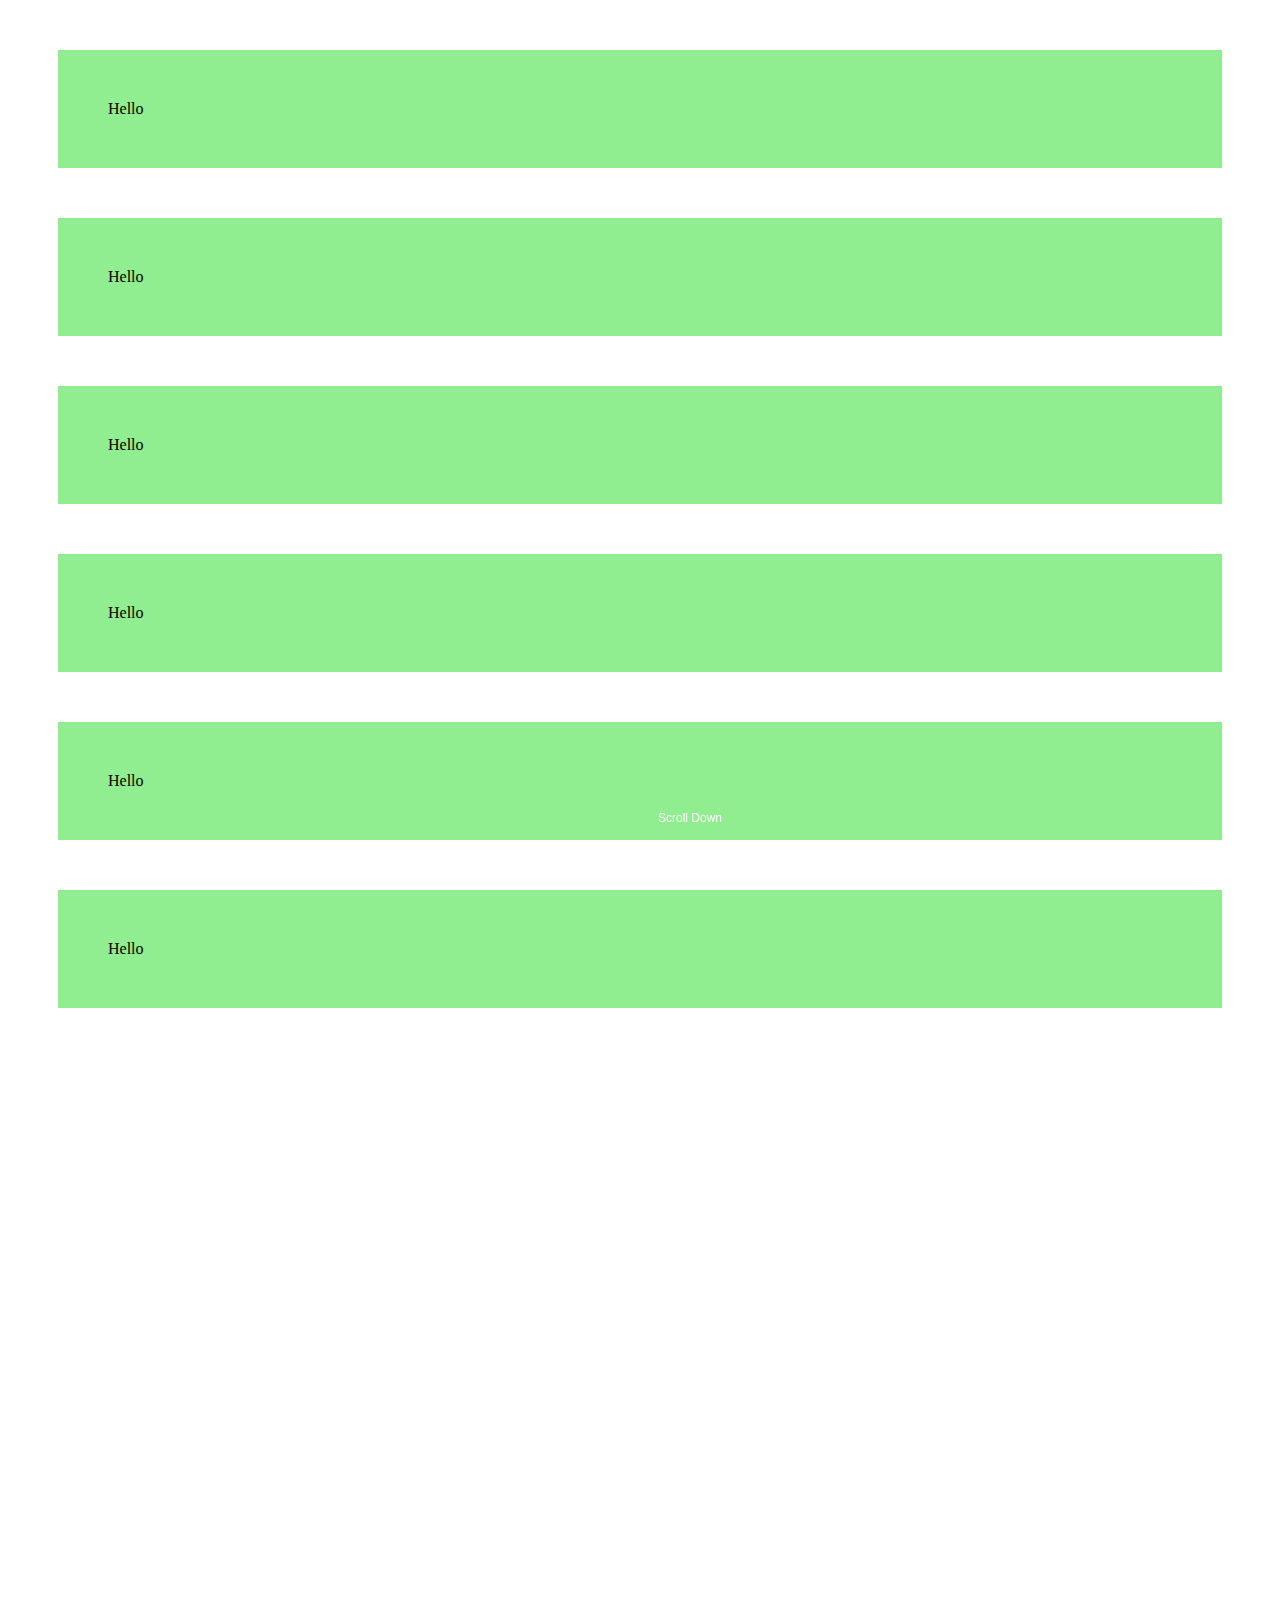
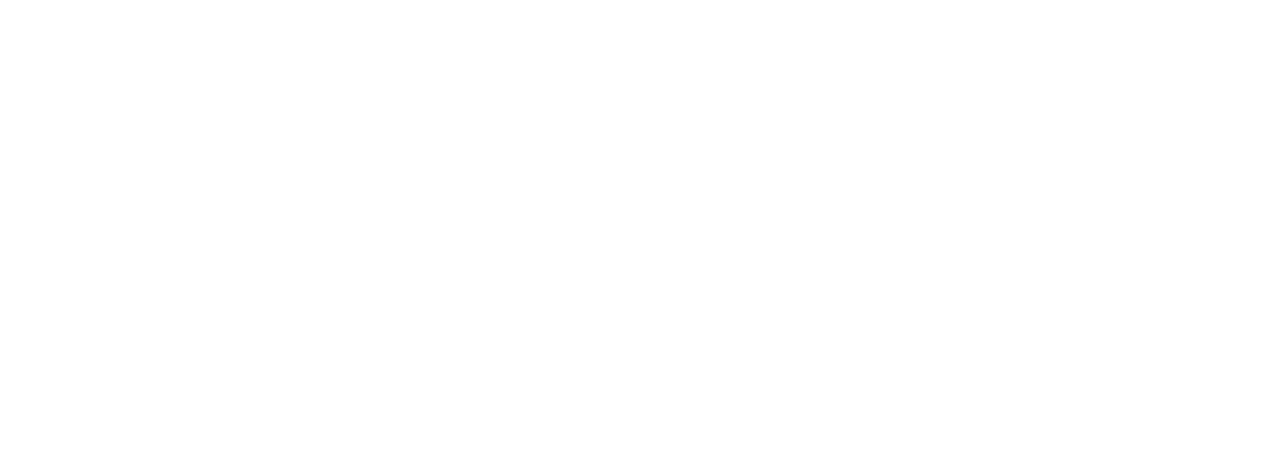
<file: Fade in jQuery/index.html>
<!DOCTYPE html>

<html>
<head>
	<meta charset="UTF-8">
    <script src="http://ajax.googleapis.com/ajax/libs/jquery/1.8.0/jquery.js"
    type="text/javascript"></script>
	<link rel="stylesheet" href="css/styles.css" type="text/css" media="all" />
	<script src="js/fading.js" type="text/javascript"></script>

    <title></title>
</head>

<body>
<div id="container">
    <div class="arrow"></div>
    <div>Hello</div>
    <div>Hello</div>
    <div>Hello</div>
    <div>Hello</div>
    <div>Hello</div>
    <div>Hello</div>
    <div class="hideme">Fade In</div>
    <div class="hideme">Fade In</div>
    <div class="hideme">Fade In</div>
    <div class="hideme">Fade In</div>
    <div class="hideme">Fade In</div>
    
</div>
</body>
</html>
</file>
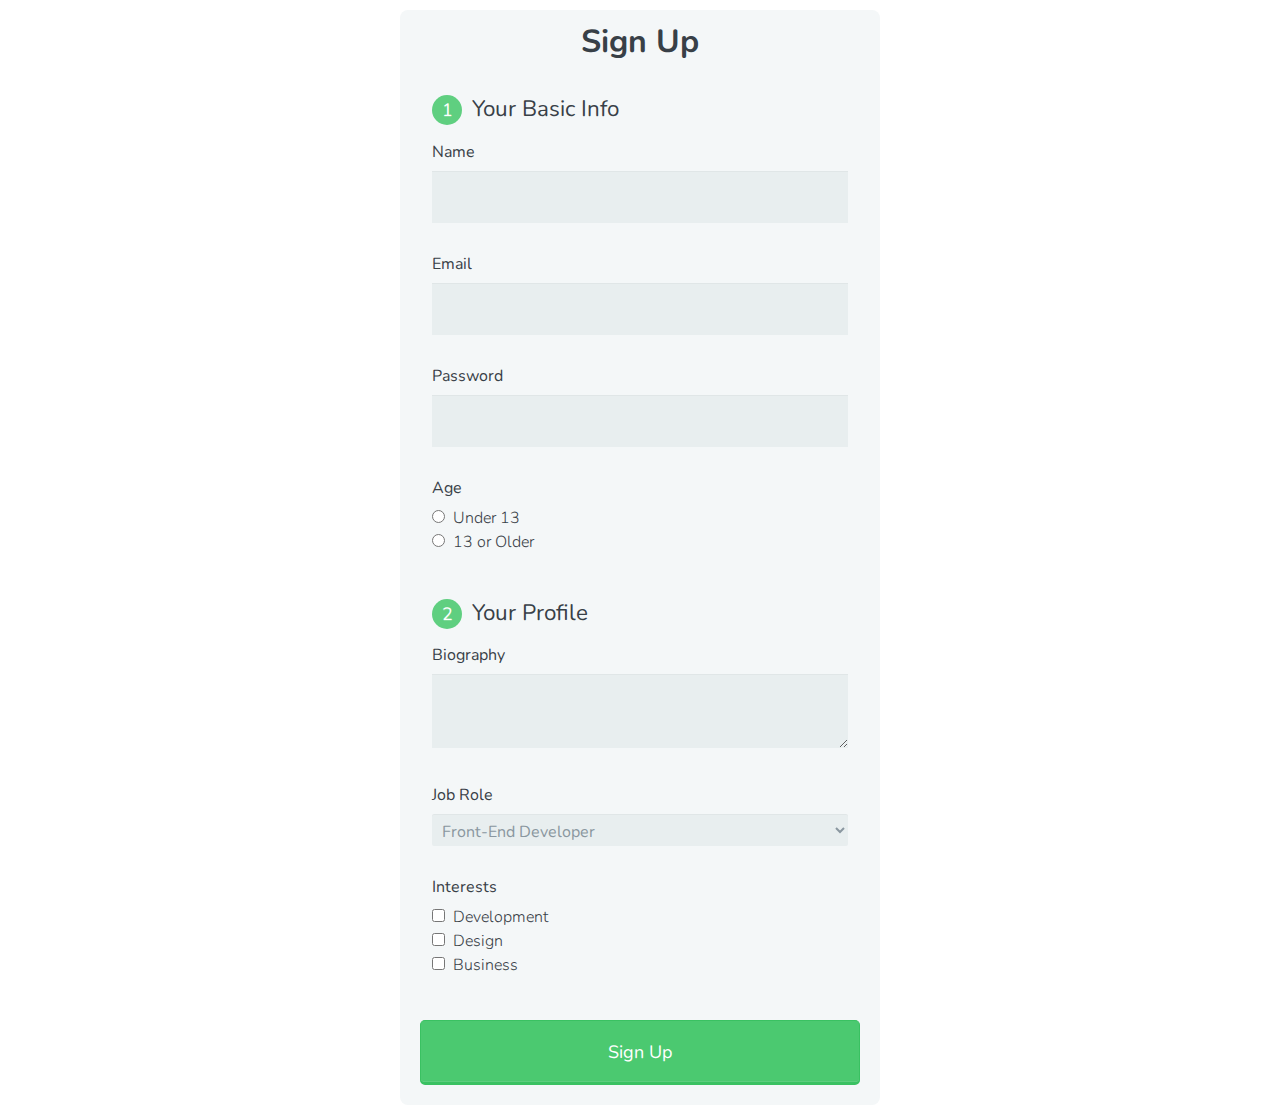
<file: HTML Forms/index.html>
<!DOCTYPE html>
<html>
    <head>
        <meta charset="utf-8">
        <meta name="viewport" content="width=device-width, initial-scale=1.0">
        <title>Sign Up Form</title>
        <link rel="stylesheet" href="css/normalize.css">
        <link href='http://fonts.googleapis.com/css?family=Nunito:400,300' rel='stylesheet' type='text/css'>
        <link rel="stylesheet" href="css/main.css">
    </head>
    <body>

      <form action="index.html" method="post">
        <h1>Sign Up</h1>
        
        <fieldset>
          <legend><span class="number">1</span> Your Basic Info</legend>
          <label for="name">Name</label>
          <input type="text" id="name" name="user_name">
          
          <label for="email">Email</label>
          <input type="email" id="email" name="user_email">
          
          <label for="password">Password</label>
          <input type="password" id="password" name="user_password">
        
          <label>Age</label>
          <input type="radio" id"under_13" value="under_13" name="user_age">
          <label for="under_13" class="light">Under 13</label>
          <br>
          <input type="radio" id"over_13" value="over_13" name="user_age">
          <label for="over_13" class="light">13 or Older</label>
        </fieldset>
        
        <fieldset>
          <legend><span class="number">2</span> Your Profile</legend>
          <label for="bio">Biography</label>
          <textarea id="bio" name="user_bio"></textarea>
          <label for="job">Job Role</label>
          <select id="job" name="user_job">
            
            <optgroup label="Web">
              <option value="frontend_developer">Front-End Developer</option>
              <option value="php_developer">PHP Developer</option>
              <option value="python_developer">Python Developer</option>
              <option value="rails_developer">Rails Developer</option>
              <option value="web_designer">Web Designer</option>
              <option value="wordpress_developer">WordPress Developer</option>
            </optgroup>
            <optgroup label="Mobile">
              <option value="android_developer">Android Developer</option>
              <option value="ios_developer">iOS Developer</option>
              <option value="mobile_designer">Mobile Designer</option>
            </optgroup>
              <optgroup label="Business">
              <option value="business_owner">Business Owner</option>
              <option value="freelancer">Freelancer</option>
            </optgroup>
          </select>
          <label>Interests</label>
          <input type="checkbox" id="development" value="interest_development" name="user_interest">
          <label class="light" for="development">Development</label><br>
          
          <input type="checkbox" id="design" value="interest_design" name="user_interest">
          <label class="light" for="design">Design</label><br>
          
          <input type="checkbox" id="business" value="interest_business" name="user_interest">
          <label class="light" for="business">Business</label>
        </fieldset>
      <button type="submit">Sign Up</button>
      </form>      
      
    </body>
</html>
</file>
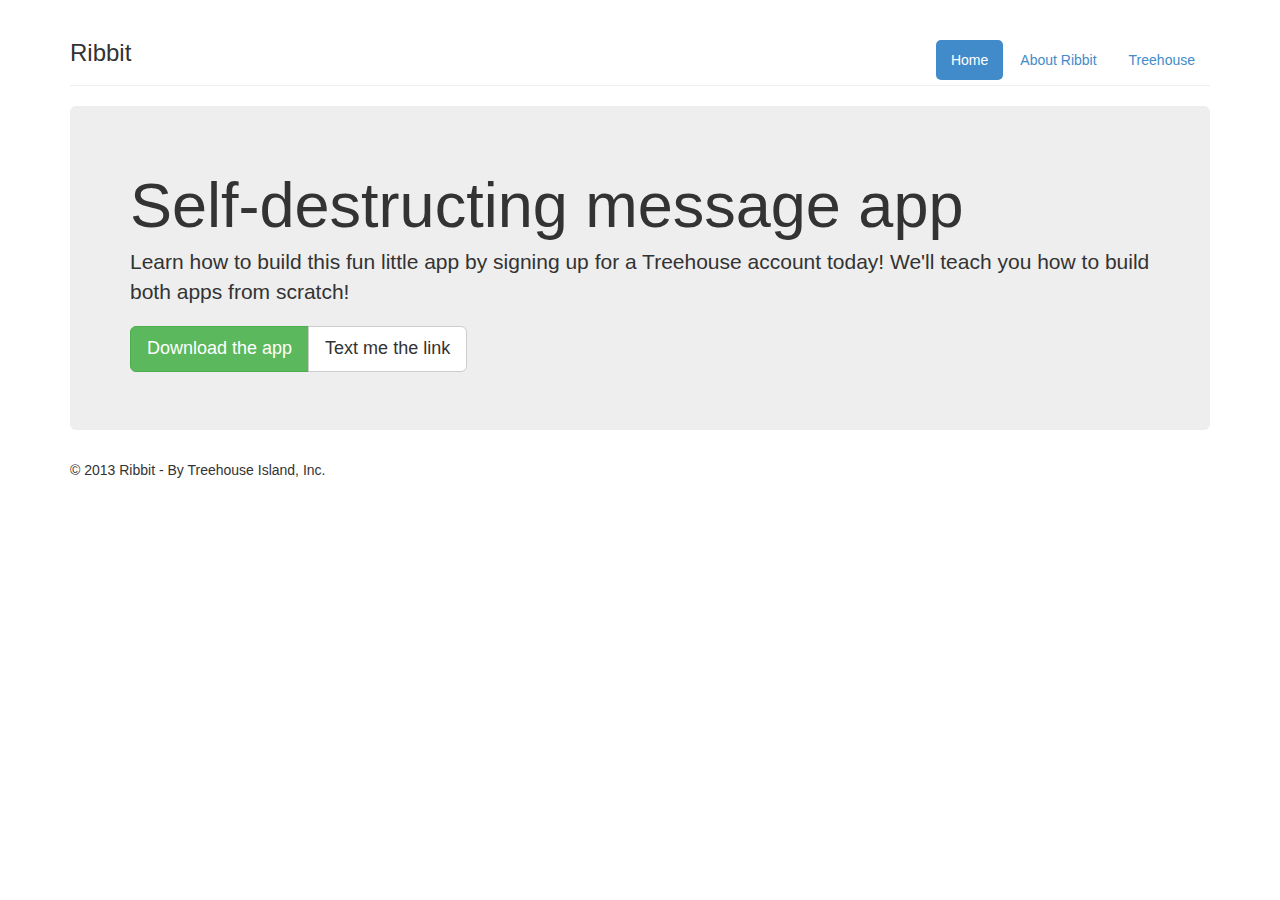
<file: Framework Basics/2-3/final/index.html>
<!DOCTYPE html>
<html>
  <head>
    <title>Ribbit - A Treehouse Project</title>
    <meta name="viewport" content="width=device-width, initial-scale=1.0">
    <link href="css/bootstrap.min.css" rel="stylesheet" media="screen">
    <!-- HTML5 shim and Respond.js IE8 support of HTML5 elements and media queries -->
    <!--[if lt IE 9]>
      <script src="../../assets/js/html5shiv.js"></script>
      <script src="../../assets/js/respond.min.js"></script>
    <![endif]-->
  </head>
  <body>
    <div class="container">
      <header class="page-header">
        <ul class="nav nav-pills pull-right">
          <li class="active"><a href="#">Home</a></li>
          <li><a href="#">About Ribbit</a></li>
          <li><a href="#">Treehouse</a></li>
        </ul>
        <h3>Ribbit</h3>
      </header>
      
      <div class="jumbotron">
        <h1>Self-destructing message app</h1>
        <p class="lead">Learn how to build this fun little app by signing up for a Treehouse account today! We'll teach you how to build both apps from scratch!</p>
        <p class="btn-group">
          <a class="btn btn-success btn-lg" href="#">Download the app</a>
          <a class="btn btn-default btn-lg" href="#" >Text me the link</a>
        </p> 
      </div>

      <div>
        <p>&copy; 2013 Ribbit - By Treehouse Island, Inc.</p>
      </div>
    </div>
  </body>
</html>
</file>
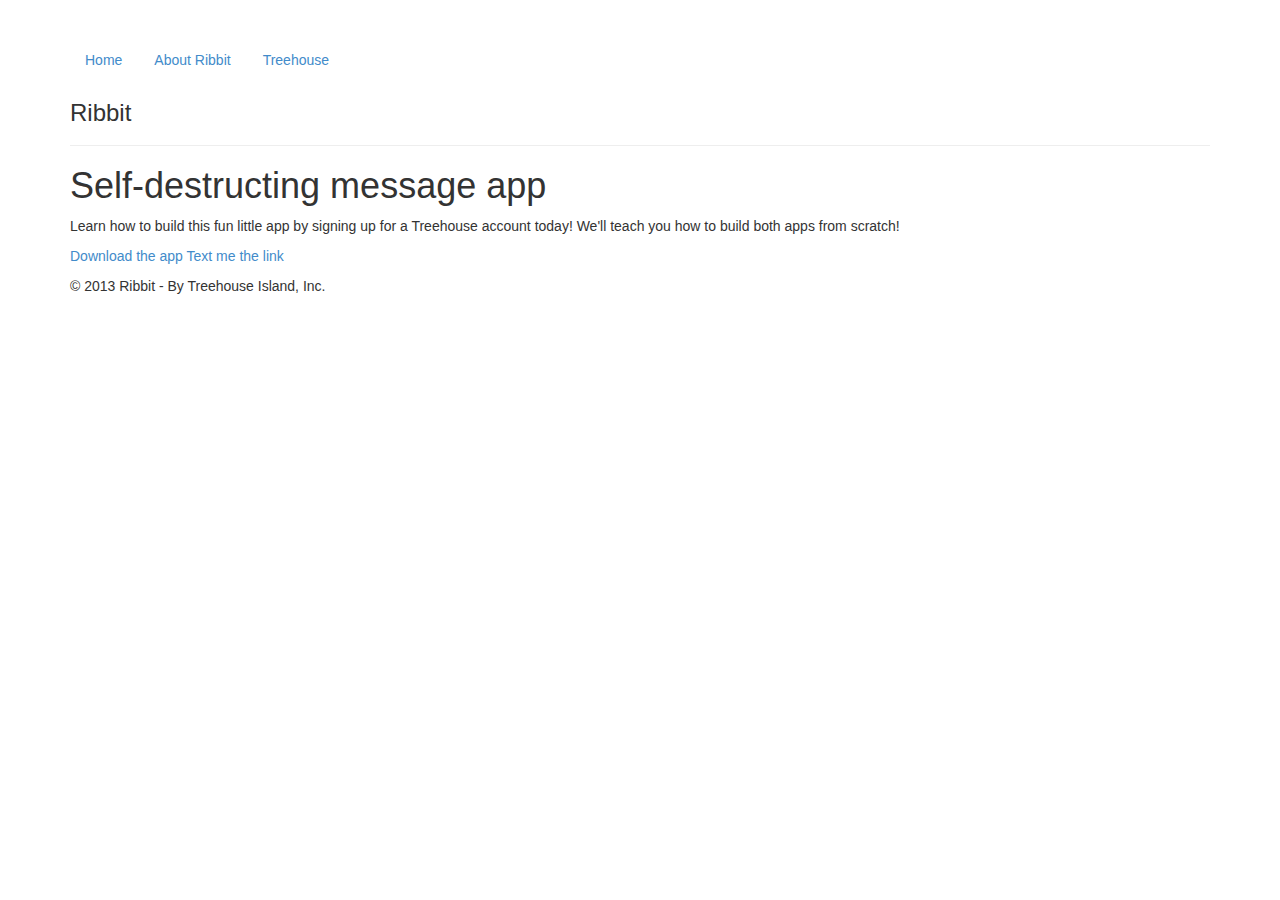
<file: Framework Basics/2-3/start/index.html>
<!DOCTYPE html>
<html>
  <head>
    <title>Ribbit - A Treehouse Project</title>
    <meta name="viewport" content="width=device-width, initial-scale=1.0">
    <link href="css/bootstrap.min.css" rel="stylesheet" media="screen">
    <!-- HTML5 shim and Respond.js IE8 support of HTML5 elements and media queries -->
    <!--[if lt IE 9]>
      <script src="../../assets/js/html5shiv.js"></script>
      <script src="../../assets/js/respond.min.js"></script>
    <![endif]-->
  </head>
  <body>
    <div class="container">
      <header class="page-header">
        <ul class="nav nav-pills">
          <li><a href="#">Home</a></li>
          <li><a href="#">About Ribbit</a></li>
          <li><a href="#">Treehouse</a></li>
        </ul>
        <h3>Ribbit</h3>
      </header>
      
      <div>
        <h1>Self-destructing message app</h1>
        <p>Learn how to build this fun little app by signing up for a Treehouse account today! We'll teach you how to build both apps from scratch!</p>
        <p>
          <a href="#">Download the app</a>
          <a href="#" >Text me the link</a>
        </p> 
      </div>

      <div>
        <p>&copy; 2013 Ribbit - By Treehouse Island, Inc.</p>
      </div>
    </div>
  </body>
</html>
</file>
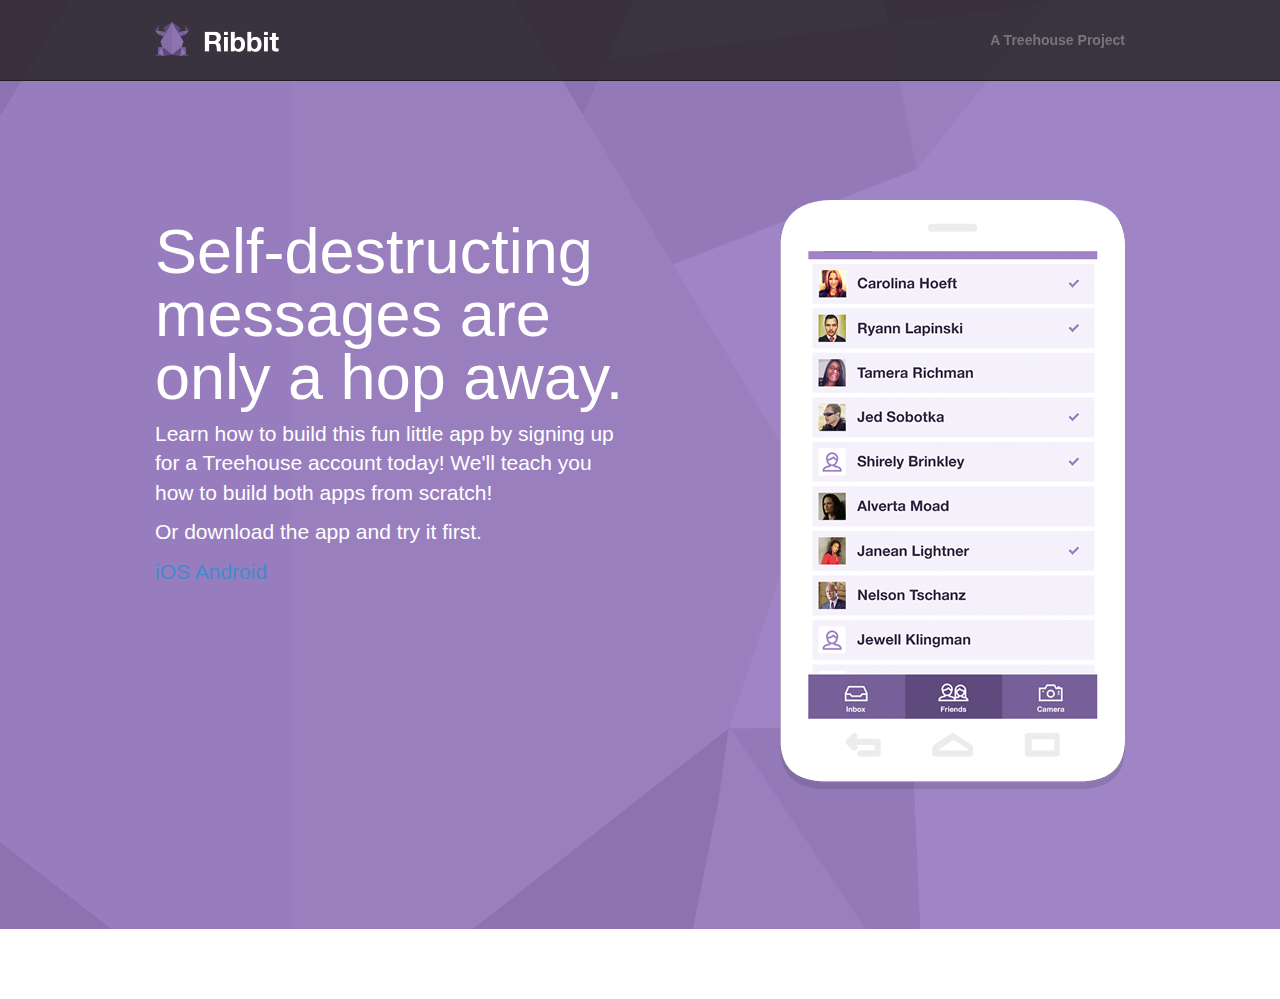
<file: Framework Basics/3-2/3-2/final/index.html>
<!DOCTYPE html>
<html>
  <head>
    <title>Ribbit - A Treehouse Project</title>
    <meta name="viewport" content="width=device-width, initial-scale=1.0">
    <link href="css/bootstrap.css" rel="stylesheet">
    <link href="css/my-styles.css" rel="stylesheet" media="screen">
    <!-- HTML5 shim and Respond.js IE8 support of HTML5 elements and media queries -->
    <!--[if lt IE 9]>
      <script src="../../assets/js/html5shiv.js"></script>
      <script src="../../assets/js/respond.min.js"></script>
    <![endif]-->
  </head>
  <body>

    <!--Navbar -->
    <div class="navbar navbar-default navbar-fixed-top">
      <div class="container">
        <a class="main-logo pull-left" href="#">Ribbit</a>
        <p class="navbar-text pull-right hidden-xs">A Treehouse Project</p>
      </div>
    </div><!-- End navbar -->

    <!-- Jumbotron -->
    <div class="jumbotron">
      <div class="container">
        <div class="row">
          <div class="col-sm-6">
            <h1>Self-destructing messages are only a hop away.</h1>
            <p>Learn how to build this fun little app by signing up for a Treehouse account today! We'll teach you how to build both apps from scratch!</p>
            <p>Or download the app and try it first.</p>
            <p>
              <a href="#">iOS</a>
              <a href="#">Android</a>
            </p>
          </div>
          <div class="col-sm-6 hidden-xs">
            <div class="device pull-right"></div>
          </div>
        </div>
      </div>
    </div><!-- End Jumbotron -->

  </body>
</html>
</file>
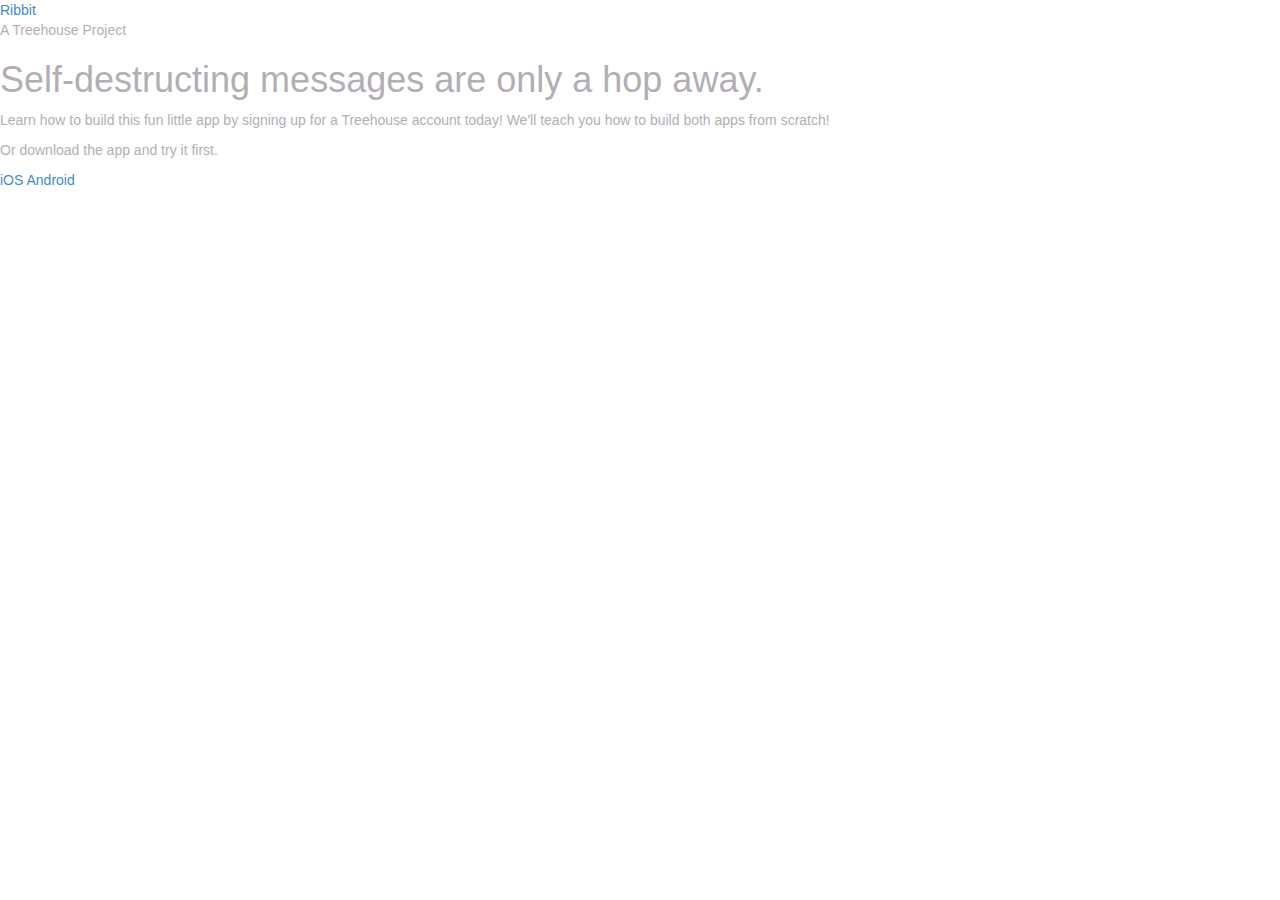
<file: Framework Basics/3-2/3-2/start/index.html>
<!DOCTYPE html>
<html>
  <head>
    <title>Ribbit - A Treehouse Project</title>
    <meta name="viewport" content="width=device-width, initial-scale=1.0">
    <link href="css/bootstrap.css" rel="stylesheet">
    <link href="css/my-styles.css" rel="stylesheet" media="screen">
    <!-- HTML5 shim and Respond.js IE8 support of HTML5 elements and media queries -->
    <!--[if lt IE 9]>
      <script src="../../assets/js/html5shiv.js"></script>
      <script src="../../assets/js/respond.min.js"></script>
    <![endif]-->
  </head>
  <body>

    <!--Navbar -->
    <div>
      <a href="#">Ribbit</a>
      <p>A Treehouse Project</p>
    </div><!-- End navbar -->

    <!-- Jumbotron -->
    <div>
      <h1>Self-destructing messages are only a hop away.</h1>
      <p>Learn how to build this fun little app by signing up for a Treehouse account today! We'll teach you how to build both apps from scratch!</p>
      <p>Or download the app and try it first.</p>
      <p>
        <a href="#">iOS</a>
        <a href="#">Android</a>
      </p>
    </div><!-- End Jumbotron -->

  </body>
</html>
</file>
<file: Fade in jQuery/css/styles.css>
.arrow {
    width: 0;
    left: 50%;
    bottom: 0;
    position: fixed;
    margin-left: 0px;
    animation: indicate 2s linear infinite;
	background-color: #000;
}

.arrow::before {
    width: 100px;
    position: absolute;
    text-align: center;
    font: .75em 'Arial';
	color: #fff;
    content: "Scroll Down";
    bottom: 25px; left: 0px;
}

@keyframes indicate {
      0% { bottom: 10% }
    100% { bottom: -10%; opacity: 0 }
}
#container
{
    height:2000px;    
}

#container div
{ 
    margin:50px; 
    padding:50px; 
    background-color:lightgreen; 
}

.hideme
{
    opacity:0;
}


#container .arrow {
    width: 0;
    left: 50%;
    bottom: 0;
    position: fixed;
    margin-left: 0px;
    animation: indicate 2s linear infinite;
	background-color: transparent;
}
</file>
<file: HTML Forms/css/main.css>
*, *:before, *:after {
  -moz-box-sizing: border-box;
  -webkit-box-sizing: border-box;
  box-sizing: border-box;
}

body {
  font-family: 'Nunito', sans-serif;
  color: #384047;
}

form {
  max-width: 300px;
  margin: 10px auto;
  padding: 10px 20px;
  background: #f4f7f8;
  border-radius: 8px;
}

h1 {
  margin: 0 0 30px 0;
  text-align: center;
}

input[type="text"],
input[type="password"],
input[type="date"],
input[type="datetime"],
input[type="email"],
input[type="number"],
input[type="search"],
input[type="tel"],
input[type="time"],
input[type="url"],
textarea,
select {
  background: rgba(255,255,255,0.1);
  border: none;
  font-size: 16px;
  height: auto;
  margin: 0;
  outline: 0;
  padding: 15px;
  width: 100%;
  background-color: #e8eeef;
  color: #8a97a0;
  box-shadow: 0 1px 0 rgba(0,0,0,0.03) inset;
  margin-bottom: 30px;
}

input[type="radio"],
input[type="checkbox"] {
  margin: 0 4px 8px 0;
}

select {
  padding: 6px;
  height: 32px;
  border-radius: 2px;
}

button {
  padding: 19px 39px 18px 39px;
  color: #FFF;
  background-color: #4bc970;
  font-size: 18px;
  text-align: center;
  font-style: normal;
  border-radius: 5px;
  width: 100%;
  border: 1px solid #3ac162;
  border-width: 1px 1px 3px;
  box-shadow: 0 -1px 0 rgba(255,255,255,0.1) inset;
  margin-bottom: 10px;
}

fieldset {
  margin-bottom: 30px;
  border: none;
}

legend {
  font-size: 1.4em;
  margin-bottom: 10px;
}

label {
  display: block;
  margin-bottom: 8px;
}

label.light {
  font-weight: 300;
  display: inline;
}

.number {
  background-color: #5fcf80;
  color: #fff;
  height: 30px;
  width: 30px;
  display: inline-block;
  font-size: 0.8em;
  margin-right: 4px;
  line-height: 30px;
  text-align: center;
  text-shadow: 0 1px 0 rgba(255,255,255,0.2);
  border-radius: 100%;
}

@media screen and (min-width: 480px) {

  form {
    max-width: 480px;
  }

}
</file>
<file: Framework Basics/3-2/3-2/final/css/my-styles.css>
/* Typography
================================= */

.navbar-text {
	font-weight: bold;
	margin-right: 0;
}

h1 {
	font-weight: 200
	margin-bottom 30px;
}

.lead {
	color: #d5c1f2;
	margin-bottom: 75px;

}

.lead:nth-of-type(2){
	font-size: initial;
	margin-bottom: 20px;
}

/* Jumbotron
================================= */
.jumbotron {
	background-image: url('../img/main-bg.png');
	background-repeat: no-repeat;
	background-position: 200% 100%;
	padding: 200px 0 140px 0;
	margin-bottom:70px;
}

.device {
	width: 345px;
	height: 589px;
	background: url('../img/device-hero.png') no-repeat;
}



/* Logos & Icons
================================= */

.main-logo {
	width: 124px;
	height: 34px;
	margin-top: 22px;
	text-indent: 100%;
	white-space: nowrap;
	overflow: hidden;
	background: url('../img/main-logo.png') no-repeat;
	background-size: 100%;
}
</file>
<file: Framework Basics/3-2/3-2/start/css/my-styles.css>
/* Typography
================================= */


/* Layout
================================= */
</file>
